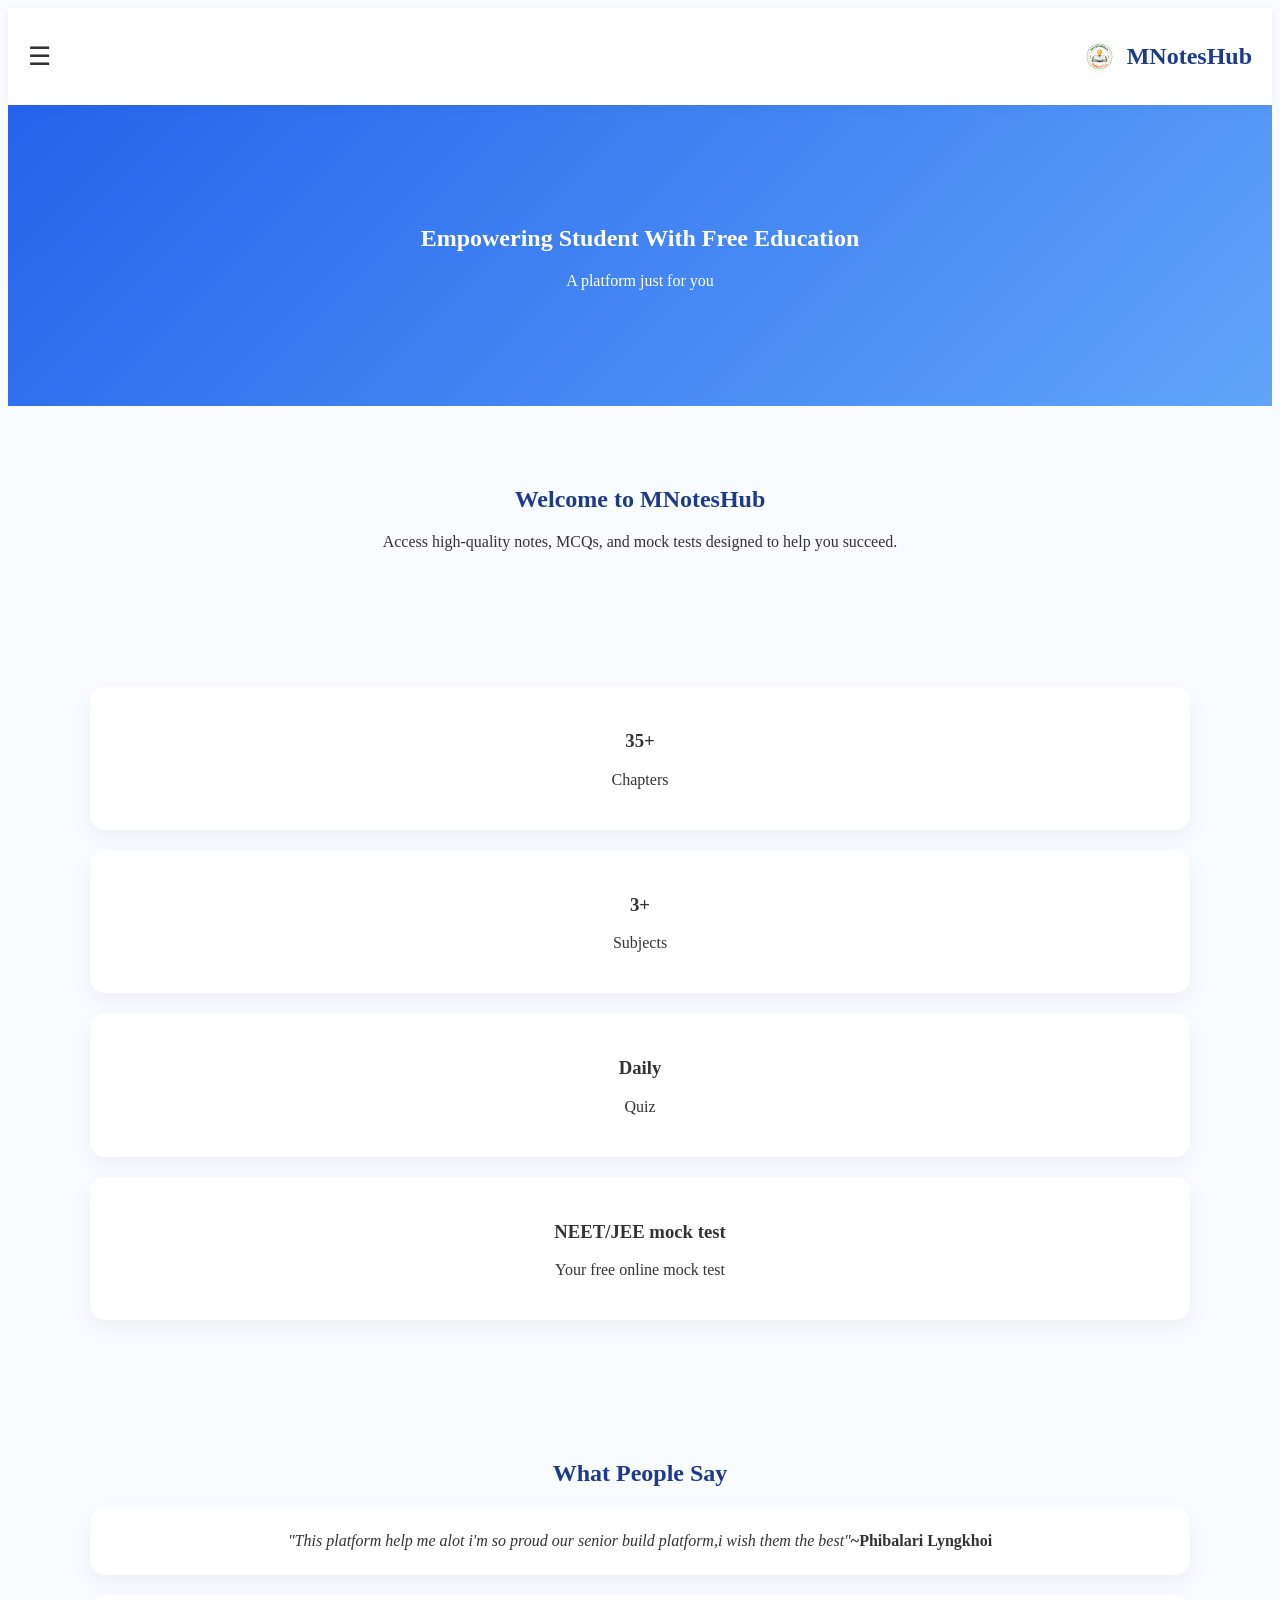
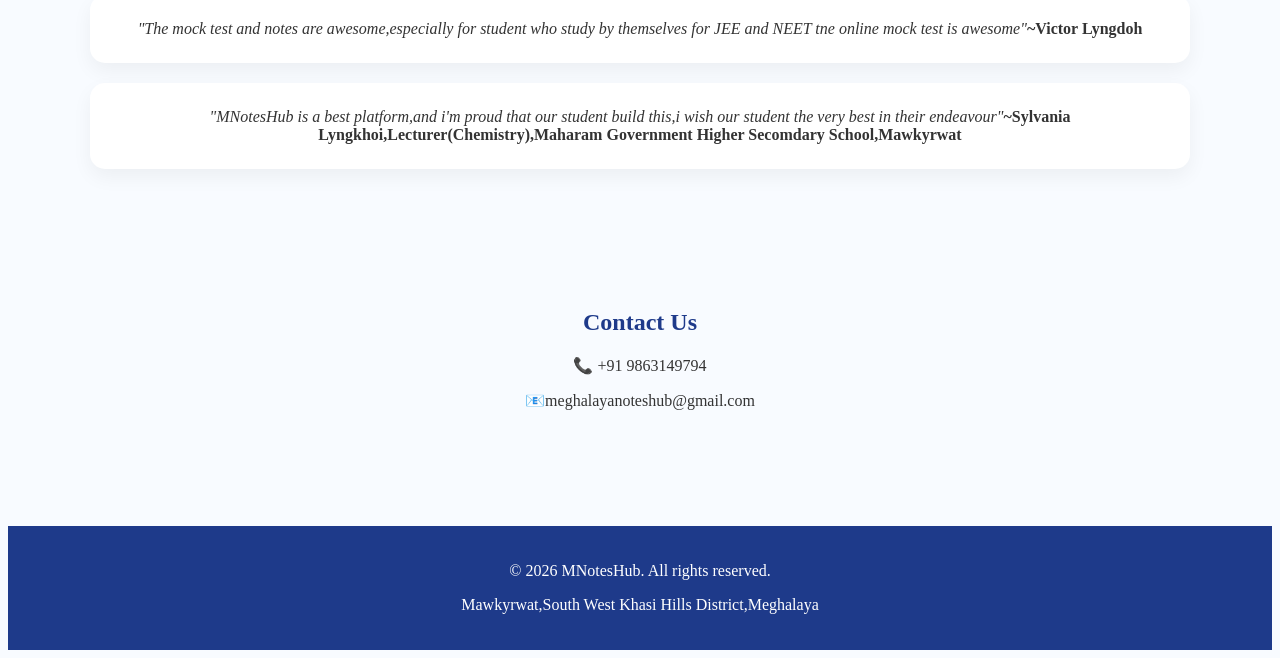
<file: index.html>
<meta name='viewport' content='width=device-width, initial-scale=1'/><!DOCTYPE html>
<html lang="en">
<head>
<meta charset="UTF-8">
<meta name="viewport" content="width=device-width, initial-scale=1.0">
<title>MNotesHub</title>

<link rel="stylesheet" href="style.css">
</head>

<body>

<!-- Sidebar -->
<div id="sidebar" class="sidebar">
    <a href="index.html">Home</a>
    <a href="notes.html">Learning</a>
    <a href="about.html">About Us</a>
    <a href="#">Contact Us</a>
    <a href="privacy.html">Privacy Policy</a>
</div>

<!-- Navbar -->
<div class="navbar">
    <div class="hamburger" onclick="toggleMenu()">☰</div>

    <div class="logo">
        <img src="logo.png" alt="logo">
        <h2>MNotesHub</h2>
    </div>
</div>

<!-- Hero -->
<section class="hero">
    <h1>Empowering Student With Free Education</h1>
    <p>A platform just for you </p>
</section>

<!-- Welcome -->
<section class="section">
    <h2>Welcome to MNotesHub</h2>
    <p>Access high-quality notes, MCQs, and mock tests designed to help you succeed.</p>
</section>

<!-- Features -->
<section class="section box-container">
    <div class="box">
        <h3>35+</h3>
        <p>Chapters</p>
    </div>
    <div class="box">
        <h3>3+</h3>
        <p>Subjects</p>
    </div>
    <div class="box">
        <h3>Daily</h3>
        <p>Quiz</p>
    </div>
    <div class="box">
        <h3>NEET/JEE mock test</h3>
        <p>Your free online mock test</p>
    </div>
</section>

<!-- Testimonials -->
<section class="section">
    <h2>What People Say</h2>
    <div class="testimonials">
        <div class="box"><i>"This platform help me alot i'm so proud our senior build platform,i wish them the best"</i><b>~Phibalari Lyngkhoi</b></div>
        <div class="box"><i>"The mock test and notes are awesome,especially for student who study by themselves for JEE and NEET tne online mock test is awesome"</i><b>~Victor Lyngdoh</b></div>    
        <div class="box"><i>"MNotesHub is a best platform,and i'm proud that our student build this,i wish our student the very best in their endeavour"</i><b>~Sylvania Lyngkhoi,Lecturer(Chemistry),Maharam Government Higher Secomdary School,Mawkyrwat</b></div>
    </div>
</section>

<!-- Contact -->
<section class="section">
    <h2>Contact Us</h2>
    <p>📞 +91 9863149794</p>
    <p>📧meghalayanoteshub@gmail.com</p>
</section>

<!-- Footer -->
<footer class="footer">
    <p>© 2026 MNotesHub. All rights reserved.</p>
    <p>Mawkyrwat,South West Khasi Hills District,Meghalaya</p>
</footer>

<script>
function toggleMenu() {
    let sidebar = document.getElementById("sidebar");
    sidebar.style.left = (sidebar.style.left === "0px") ? "-260px" : "0px";
}
</script>

</body>
</html>
</file>
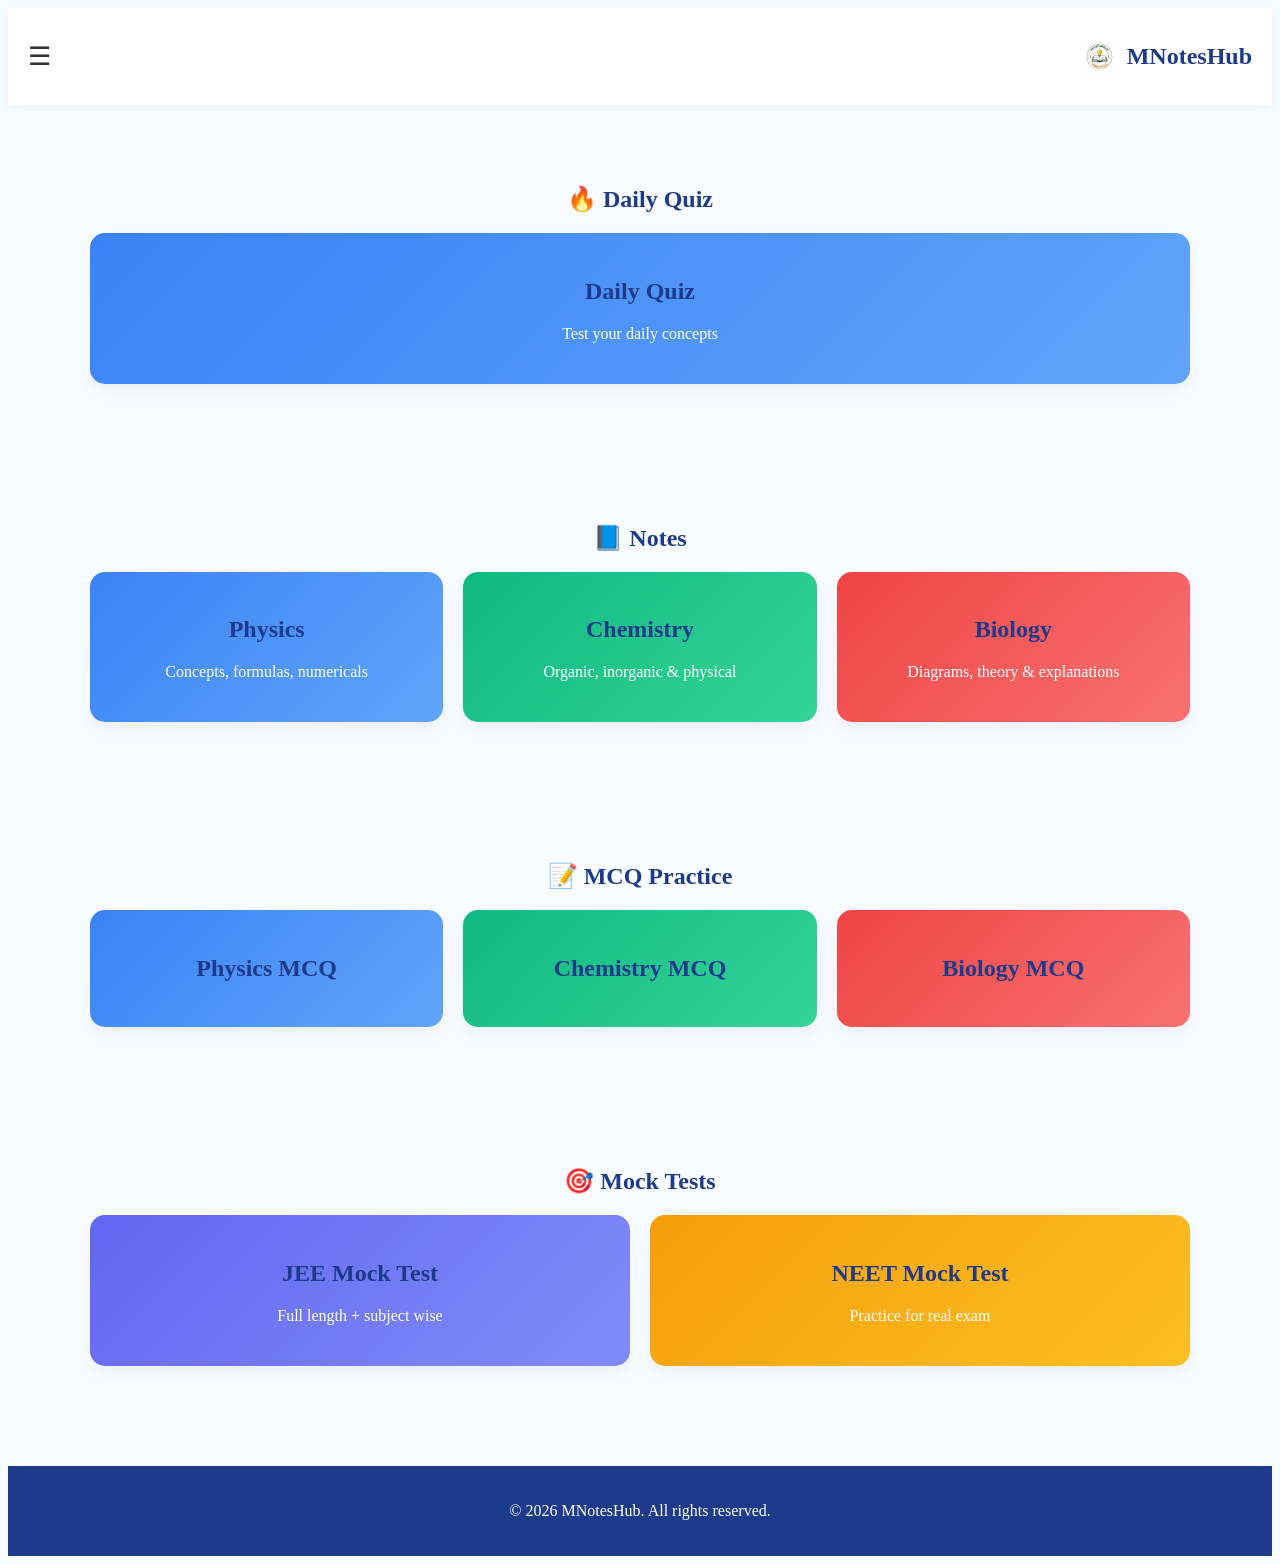
<file: notes.html>
<!DOCTYPE html>
<html lang="en">
<head>
<meta charset="UTF-8">
<meta name="viewport" content="width=device-width, initial-scale=1.0">
<title>MNotesHub</title>

<link rel="stylesheet" href="style.css">
</head>

<body>

<!-- Sidebar -->
<div id="sidebar" class="sidebar">
    <a href="index.html">Home</a>
    <a href="notes.html">Learning</a>
    <a href="about.html">About Us</a>
    <a href="#">Contact Us</a>
    <a href="privacy.html">Privacy Policy</a>
</div>

<!-- Navbar -->
<div class="navbar">
    <div class="hamburger" onclick="toggleMenu()">☰</div>

    <div class="logo">
        <img src="logo.png" alt="logo">
        <h2>MNotesHub</h2>
    </div>
</div>

<!-- DAILY QUIZ -->
<section class="section">
    <h2>🔥 Daily Quiz</h2>
    <div class="subjects">

        <div class="card physics" onclick="location.href='MCQ/physicsmcq.html'">
            <h2>Daily Quiz</h2>
            <p>Test your daily concepts</p>
            </div>
</section>

<!-- NOTES SECTION -->
<section class="section">
    <h2>📘 Notes</h2>
    <div class="subjects">

        <div class="card physics" onclick="location.href='PNotes/physics.html'">
            <h2>Physics</h2>
            <p>Concepts, formulas, numericals</p>
        </div>

        <div class="card chemistry" onclick="location.href='CNotes/chemistry.html'">
            <h2>Chemistry</h2>
            <p>Organic, inorganic & physical</p>
        </div>

        <div class="card biology" onclick="location.href='BNotes/biology.html'">
            <h2>Biology</h2>
            <p>Diagrams, theory & explanations</p>
        </div>

    </div>
</section>

<!-- MCQ SECTION -->
<section class="section">
    <h2>📝 MCQ Practice</h2>
    <div class="subjects">

        <div class="card physics" onclick="location.href='MCQ/physicsmcq.html'">
            <h2>Physics MCQ</h2>
        </div>

        <div class="card chemistry" onclick="location.href='MCQ/chemistrymcq.html'">
            <h2>Chemistry MCQ</h2>
        </div>

        <div class="card biology" onclick="location.href='MCQ/biologymcq.html'">
            <h2>Biology MCQ</h2>
        </div>

    </div>
</section>

<!-- MOCK TEST SECTION -->
<section class="section">
    <h2>🎯 Mock Tests</h2>
    <div class="subjects">

        <div class="card jee" onclick="location.href='Jee/jee.html'">
            <h2>JEE Mock Test</h2>
            <p>Full length + subject wise</p>
        </div>

        <div class="card neet" onclick="location.href='Neet/neet.html'">
            <h2>NEET Mock Test</h2>
            <p>Practice for real exam</p>
        </div>

    </div>
</section>

<!-- Footer -->
<footer class="footer">
    <p>© 2026 MNotesHub. All rights reserved.</p>
</footer>

<script>
function toggleMenu() {
    let sidebar = document.getElementById("sidebar");
    sidebar.style.left = (sidebar.style.left === "0px") ? "-260px" : "0px";
}
</script>

</body>
</html>
</file>
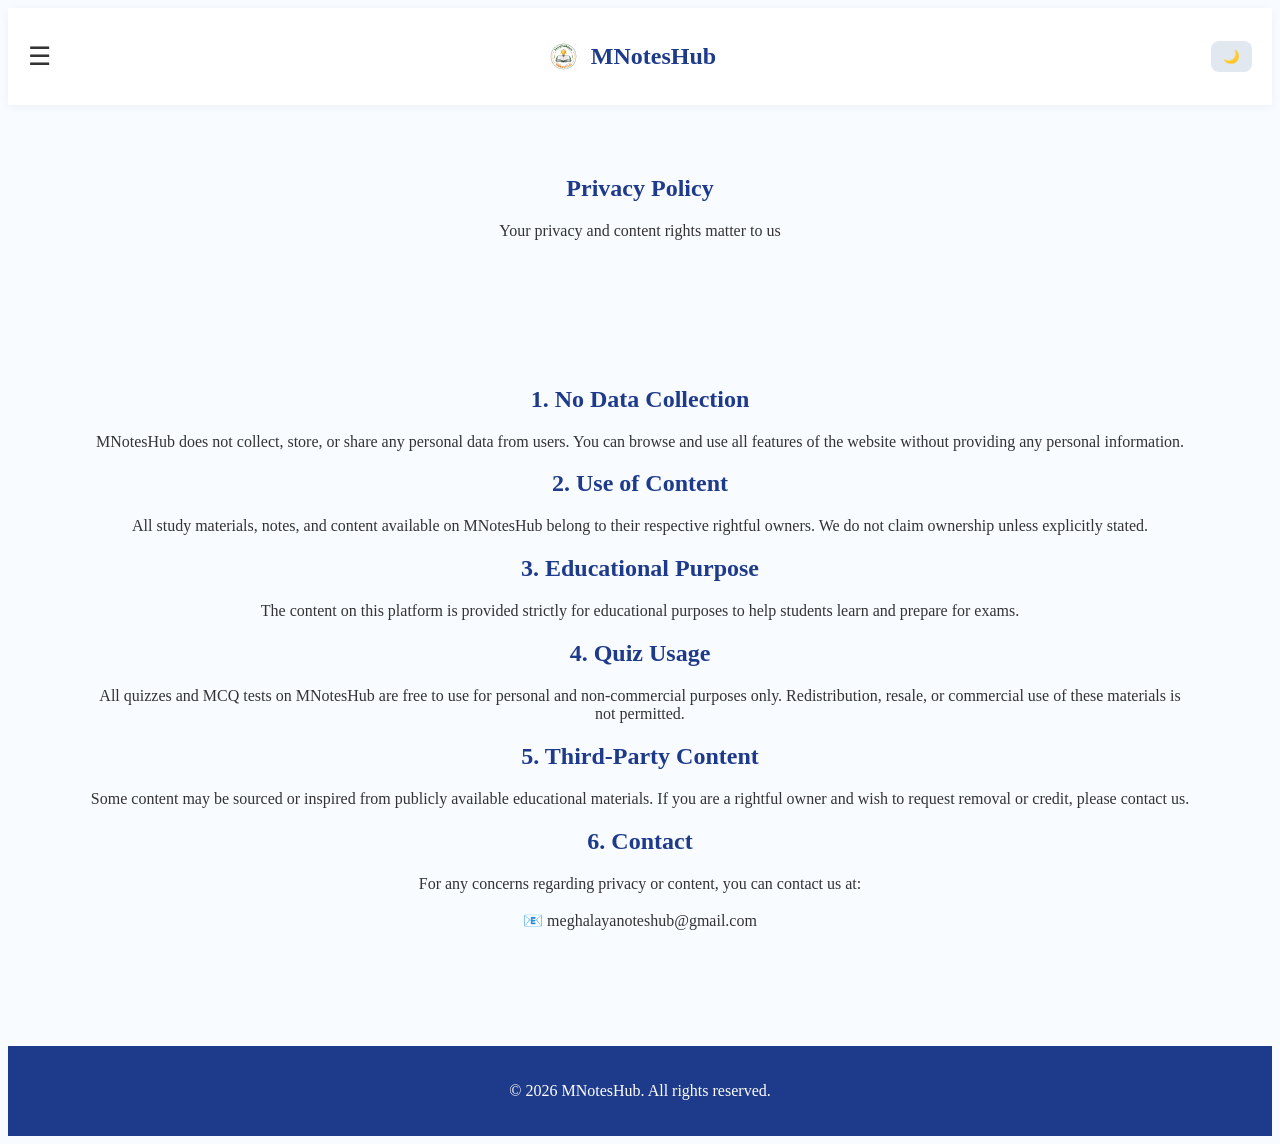
<file: privacy.html>
<meta name='viewport' content='width=device-width, initial-scale=1'/><!DOCTYPE html>
<html lang="en">
<head>
<meta charset="UTF-8">
<meta name="viewport" content="width=device-width, initial-scale=1.0">
<title>Privacy Policy - MNotesHub</title>

<link rel="stylesheet" href="style.css">
</head>

<body>

<!-- Sidebar -->
<div id="sidebar" class="sidebar">
  <a href="index.html">Home</a>
  <a href="notes.html">Learning</a>
  <a href="about.html">About Us</a>
  <a href="#">Contact Us</a>
  <a href="#">Privacy Policy licy</a>
</div>

<!-- Navbar -->
<div class="navbar">
  <div class="hamburger" onclick="toggleMenu()">☰</div>

  <div class="logo">
    <img src="logo.png" alt="logo">
    <h2>MNotesHub</h2>
  </div>

  <div class="nav-right">
    <button id="themeToggle">🌙</button>
  </div>
</div>

<!-- Header -->
<section class="header">
  <h1>Privacy Policy</h1>
  <p>Your privacy and content rights matter to us</p>
</section>

<!-- POLICY CONTENT -->
<section class="section">

  <h2>1. No Data Collection</h2>
  <p>
    MNotesHub does not collect, store, or share any personal data from users. 
    You can browse and use all features of the website without providing any personal information.
  </p>

  <h2>2. Use of Content</h2>
  <p>
    All study materials, notes, and content available on MNotesHub belong to their respective rightful owners. 
    We do not claim ownership unless explicitly stated.
  </p>

  <h2>3. Educational Purpose</h2>
  <p>
    The content on this platform is provided strictly for educational purposes to help students learn and prepare for exams.
  </p>

  <h2>4. Quiz Usage</h2>
  <p>
    All quizzes and MCQ tests on MNotesHub are free to use for personal and non-commercial purposes only. 
    Redistribution, resale, or commercial use of these materials is not permitted.
  </p>

  <h2>5. Third-Party Content</h2>
  <p>
    Some content may be sourced or inspired from publicly available educational materials. 
    If you are a rightful owner and wish to request removal or credit, please contact us.
  </p>

  <h2>6. Contact</h2>
  <p>
    For any concerns regarding privacy or content, you can contact us at:
    <br><br>
    📧 meghalayanoteshub@gmail.com
  </p>

</section>

<!-- Footer -->
<footer class="footer">
  <p>© 2026 MNotesHub. All rights reserved.</p>
</footer>

<script>
function toggleMenu() {
  let sidebar = document.getElementById("sidebar");
  sidebar.style.left = (sidebar.style.left === "0px") ? "-260px" : "0px";
}

/* Dark Mode */
const toggleBtn = document.getElementById("themeToggle");

if (localStorage.getItem("theme") === "dark") {
  document.body.classList.add("dark");
  toggleBtn.textContent = "☀️";
}

toggleBtn.onclick = () => {
  document.body.classList.toggle("dark");

  if (document.body.classList.contains("dark")) {
    localStorage.setItem("theme", "dark");
    toggleBtn.textContent = "☀️";
  } else {
    localStorage.setItem("theme", "light");
    toggleBtn.textContent = "🌙";
  }
};
</script>

</body>
</html>
</file>
<file: style.css>
<meta name='viewport' content='width=device-width, initial-scale=1'/><style>/* RESET */
* {
    margin: 0;
    padding: 0;
    box-sizing: border-box;
    font-family: "Segoe UI", sans-serif;
}

body {
    background: #f8fbff;
    color: #333;
    transition: 0.3s;
}

/* NAVBAR */
.navbar {
    display: flex;
    justify-content: space-between;
    align-items: center;
    padding: 15px 20px;
    background: white;
    box-shadow: 0 2px 10px rgba(0,0,0,0.05);
    position: sticky;
    top: 0;
    z-index: 1000;
    backdrop-filter: blur(10px);
}

.logo {
    display: flex;
    align-items: center;
    gap: 10px;
}

.logo img {
    height: 35px;
}

.logo h2 {
    color: #1e3a8a;
}

.hamburger {
    font-size: 26px;
    cursor: pointer;
}

.nav-right button {
    border: none;
    background: #e2e8f0;
    padding: 8px 12px;
    border-radius: 8px;
    cursor: pointer;
}

/* SIDEBAR */
.sidebar {
    position: fixed;
    left: -260px;
    top: 0;
    width: 260px;
    height: 100%;
    background: #1e3a8a;
    padding-top: 70px;
    transition: 0.3s;
}

.sidebar a {
    display: block;
    padding: 15px 25px;
    color: white;
    text-decoration: none;
}

.sidebar a:hover {
    background: #2563eb;
}

/* HERO */
.hero {
    text-align: center;
    padding: 100px 20px;
    background: linear-gradient(135deg, #2563eb, #60a5fa);
    color: white;
}

/* SECTION */
.section {
    padding: 60px 20px;
    text-align: center;
    max-width: 1100px;
    margin: auto;
}

.section h2 {
    margin-bottom: 20px;
    color: #1e3a8a;
}

/* GRID */
.box-container,
.subjects,
.features,
.testimonials {
    display: grid;
    gap: 20px;
}

.subjects {
    grid-template-columns: repeat(auto-fit, minmax(250px, 1fr));
}

/* CARDS */
.box,
.card {
    background: white;
    padding: 25px;
    border-radius: 15px;
    box-shadow: 0 8px 20px rgba(0,0,0,0.05);
    transition: 0.3s;
}

.card {
    color: white;
}

.box:hover,
.card:hover {
    transform: translateY(-6px) scale(1.02);
}

/* SUBJECT COLORS */
.physics { background: linear-gradient(135deg, #3b82f6, #60a5fa); }
.chemistry { background: linear-gradient(135deg, #10b981, #34d399); }
.biology { background: linear-gradient(135deg, #ef4444, #f87171); }

/* MOCK COLORS */
.jee { background: linear-gradient(135deg, #6366f1, #818cf8); }
.neet { background: linear-gradient(135deg, #f59e0b, #fbbf24); }

/* HEADER (Notes/MCQ pages) */
.header {
    text-align: center;
    padding: 50px 20px;
}

.header h1 {
    color: #1e3a8a;
}

/* ========================= */
/* MCQ + MOCK TEST SECTION */
/* ========================= */

.unit {
    background: white;
    margin: 20px auto;
    max-width: 800px;
    border-radius: 12px;
    box-shadow: 0 5px 15px rgba(0,0,0,0.08);
    overflow: hidden;
}

.unit-header {
    padding: 15px;
    background: linear-gradient(135deg,#007BFF,#0056b3);
    color: white;
    font-weight: bold;
    cursor: pointer;
}

.unit-content {
    display: none;
    padding: 15px;
}

/* QUESTION */
.question {
    margin-bottom: 15px;
    padding: 12px;
    background: #f8fbff;
    border-radius: 8px;
}

.options label {
    display: block;
    margin: 5px 0;
    cursor: pointer;
}

/* BUTTON */
button {
    padding: 8px 15px;
    border: none;
    background: #2563eb;
    color: white;
    border-radius: 6px;
    cursor: pointer;
}

button:hover {
    background: #1d4ed8;
}

.score {
    margin-top: 10px;
    font-weight: bold;
}

/* SEARCH */
.search-box {
    text-align: center;
    margin: 20px;
}

.search-box input {
    width: 100%;
    max-width: 400px;
    padding: 10px 15px;
    border-radius: 20px;
    border: 1px solid #ccc;
    outline: none;
}

.search-box input:focus {
    border-color: #2563eb;
}

/* ========================= */
/* NOTES PAGE STRUCTURE */
/* ========================= */

.chapter {
    max-width: 800px;
    margin: 20px auto;
    background: white;
    padding: 20px;
    border-radius: 12px;
    box-shadow: 0 5px 15px rgba(0,0,0,0.05);
}

.chapter h3 {
    color: #1e3a8a;
}

.subtopic {
    margin-top: 10px;
    padding-left: 10px;
    border-left: 3px solid #2563eb;
}

.content {
    margin-top: 5px;
    color: #555;
}

/* FOOTER */
.footer {
    background: #1e3a8a;
    color: white;
    text-align: center;
    padding: 20px;
    margin-top: 40px;
}

/* ========================= */
/* DARK MODE */
/* ========================= */

body.dark {
    background: #0f172a;
    color: #e2e8f0;
}

body.dark .navbar,
body.dark .sidebar,
body.dark .unit,
body.dark .chapter,
body.dark .box {
    background: #1e293b;
}

body.dark .question {
    background: #334155;
}

body.dark .footer {
    background: #020617;
}

body.dark input {
    background: #1e293b;
    color: white;
    border: 1px solid #444;
}
/* Founder Section Fix */
.founder-card {
    text-align: center;
    max-width: 250px;
    margin: auto;
}

/* IMAGE FIX */
.founder-card img {
    width: 120px;
    height: 120px;
    border-radius: 50%;
    object-fit: cover;
    display: block;
    margin: 0 auto 10px auto;
}

/* Text spacing */
.founder-card h3 {
    margin: 5px 0;
}

.founder-card p {
    font-size: 14px;
    color: #555;
}</style>
</file>
